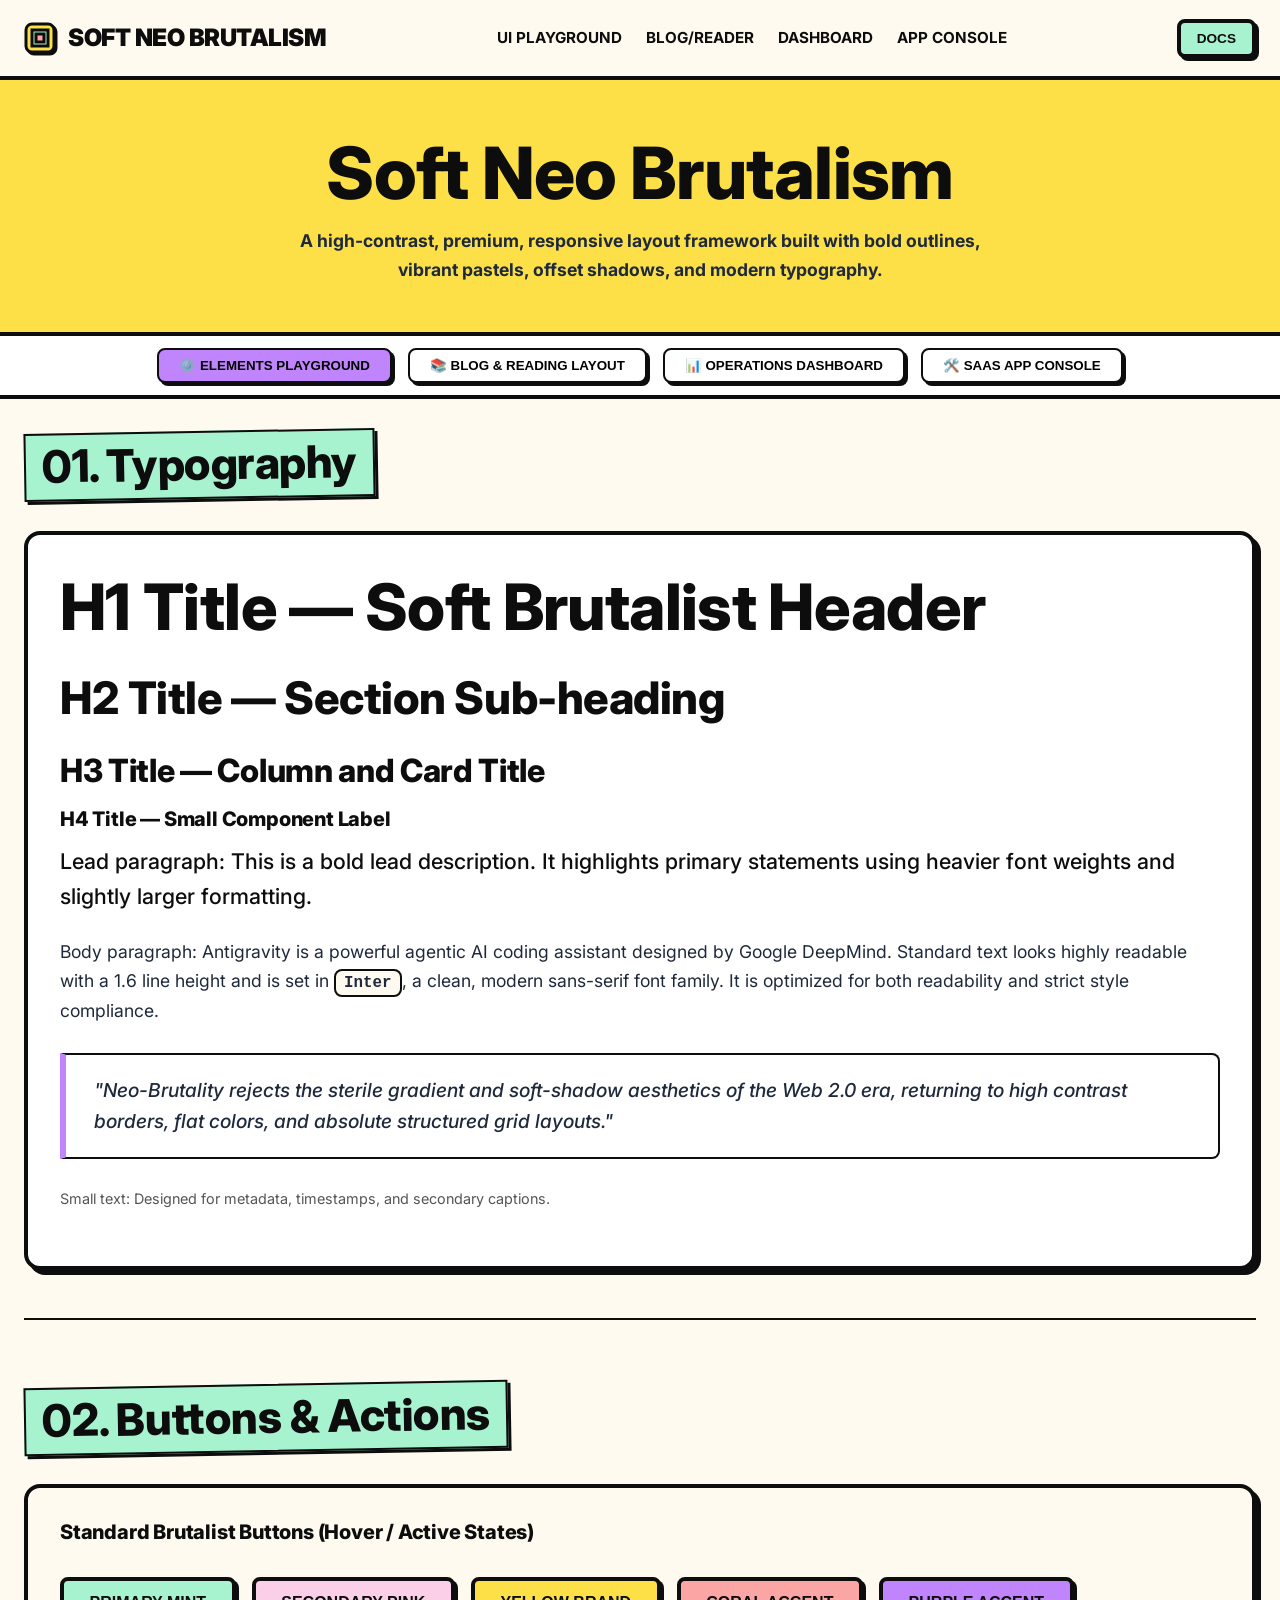
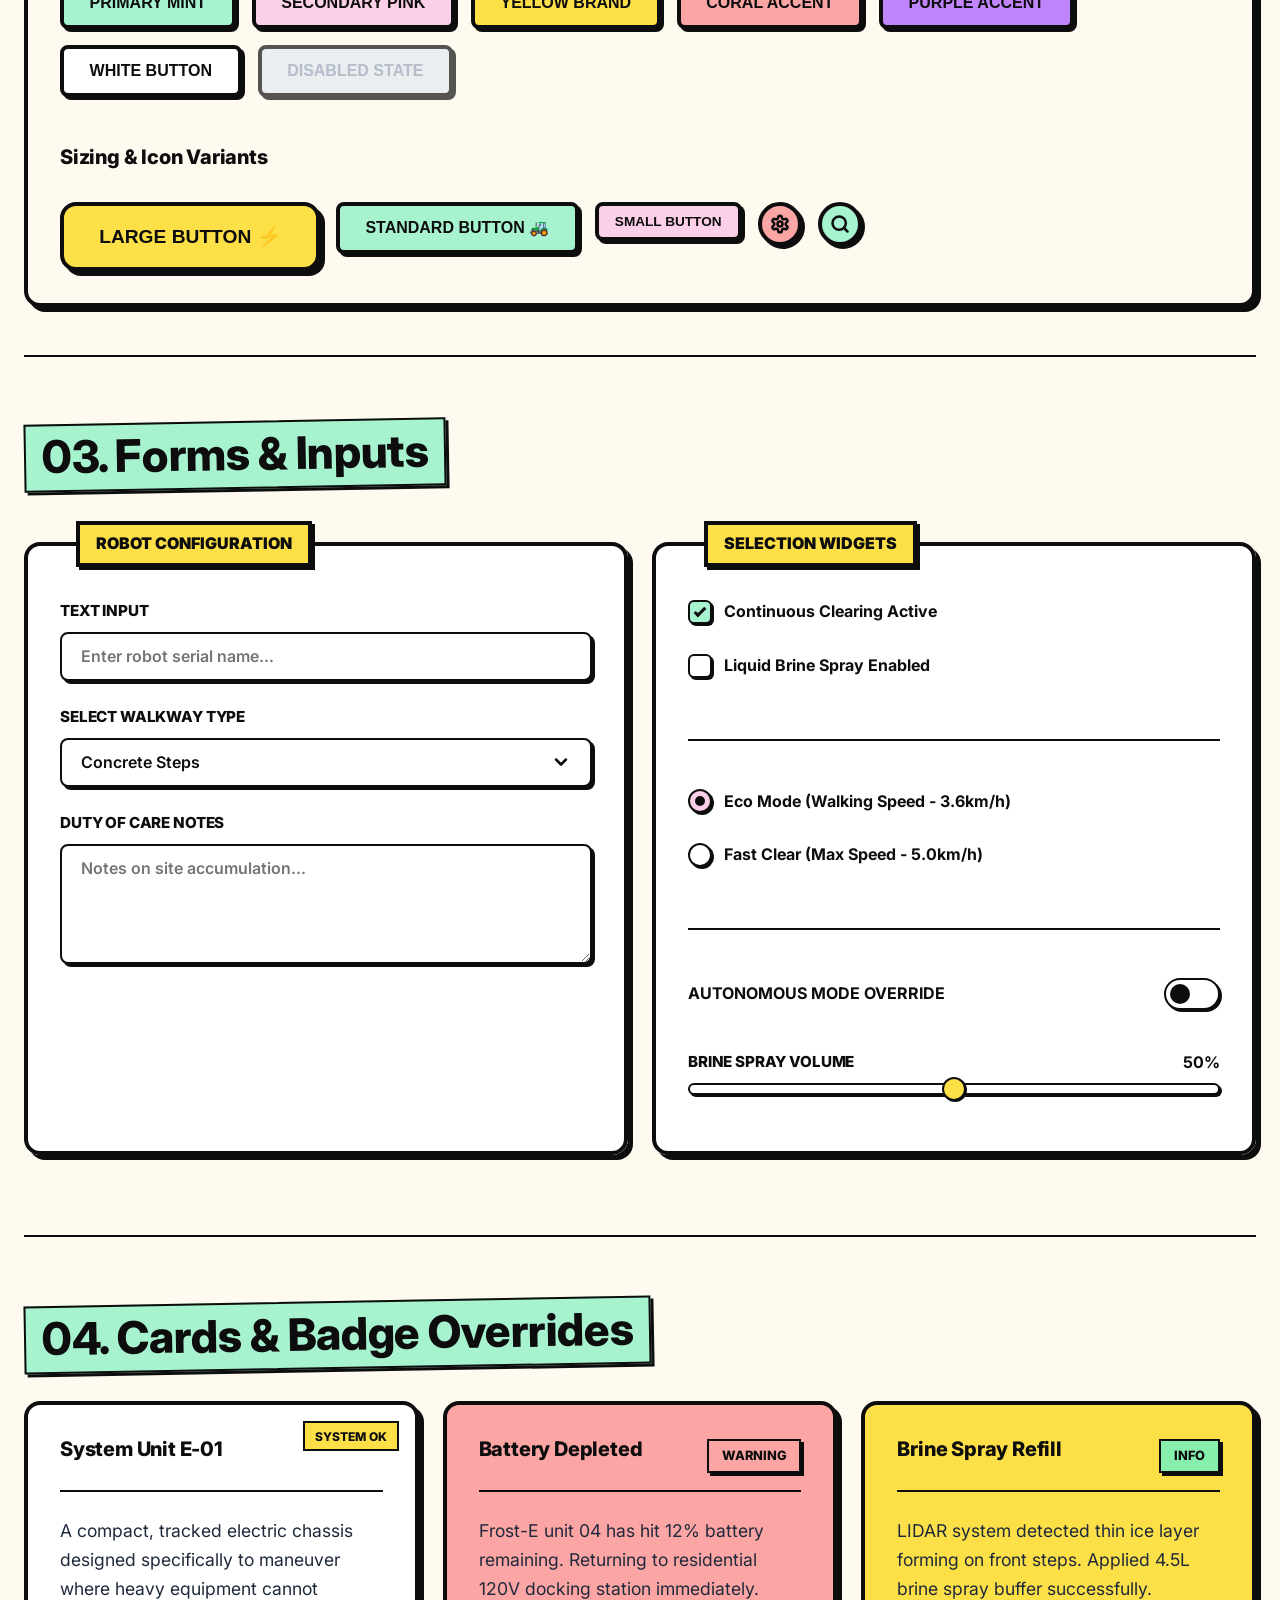
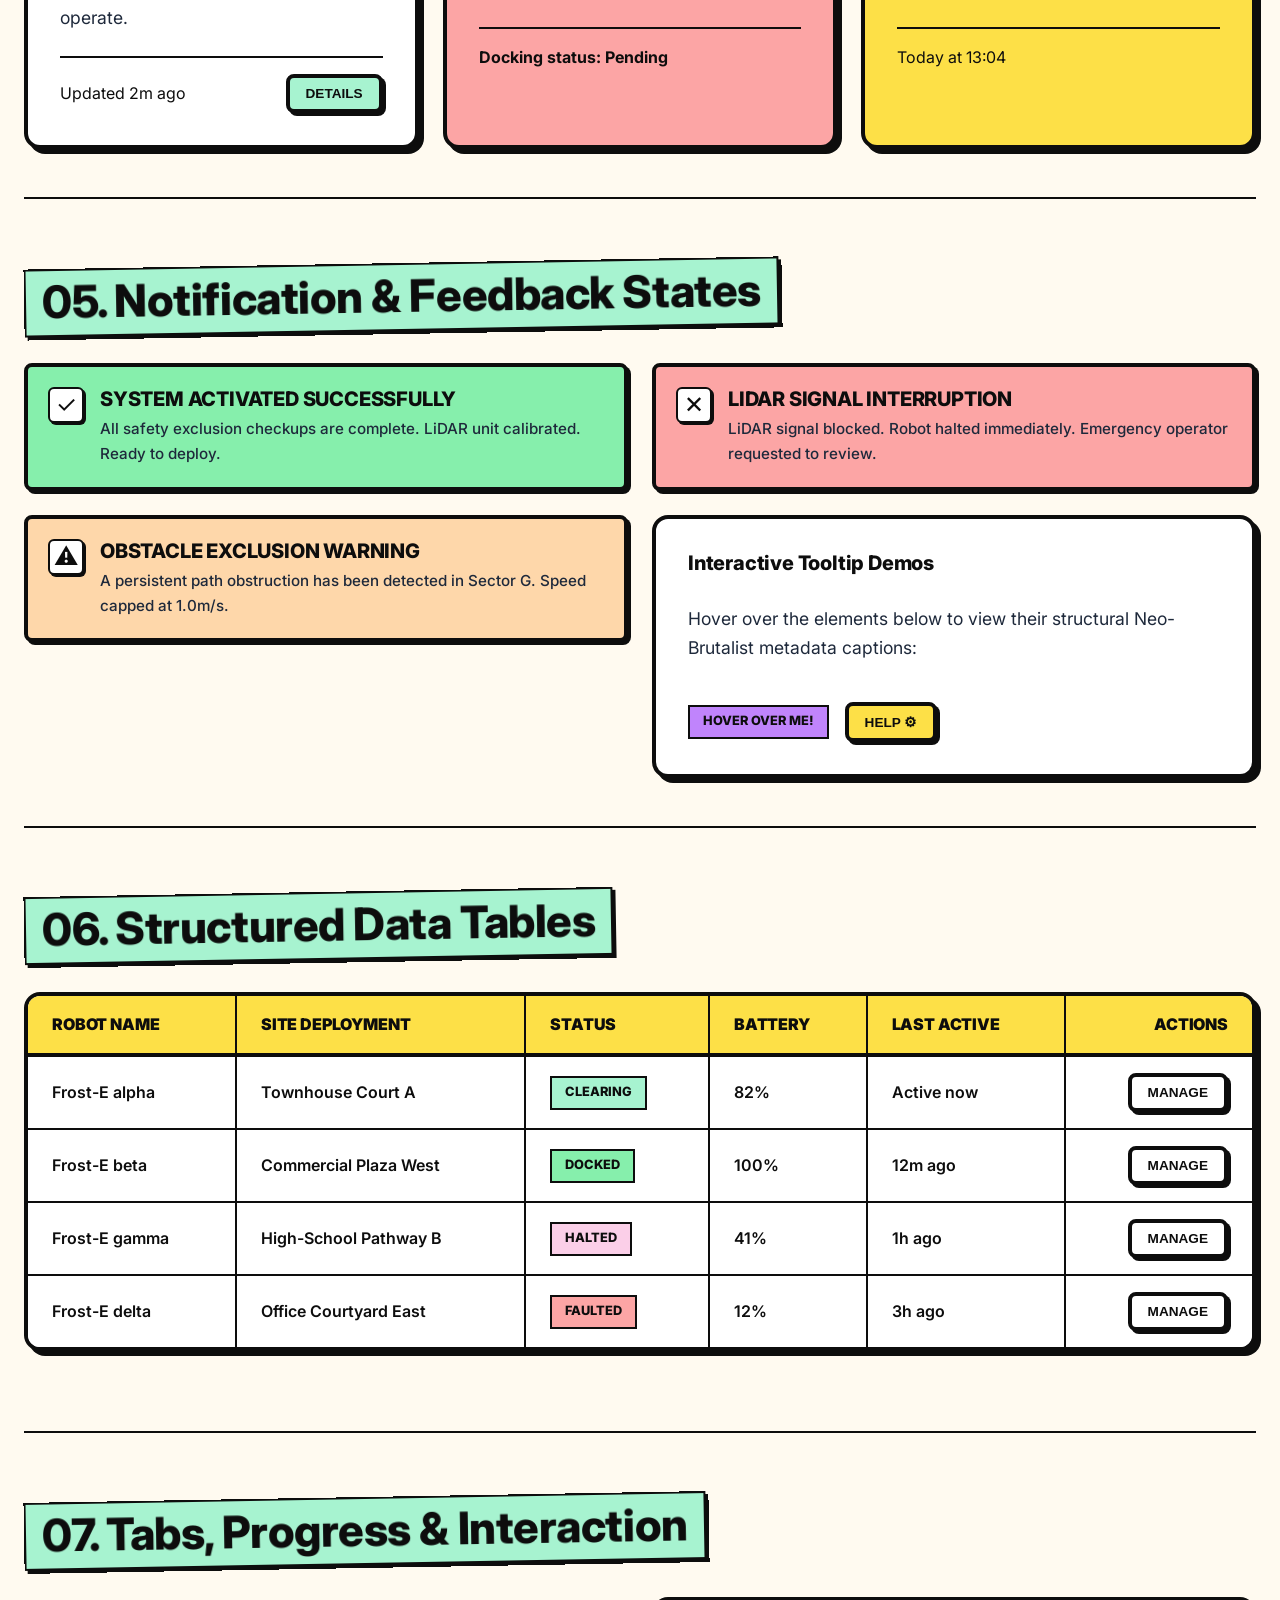
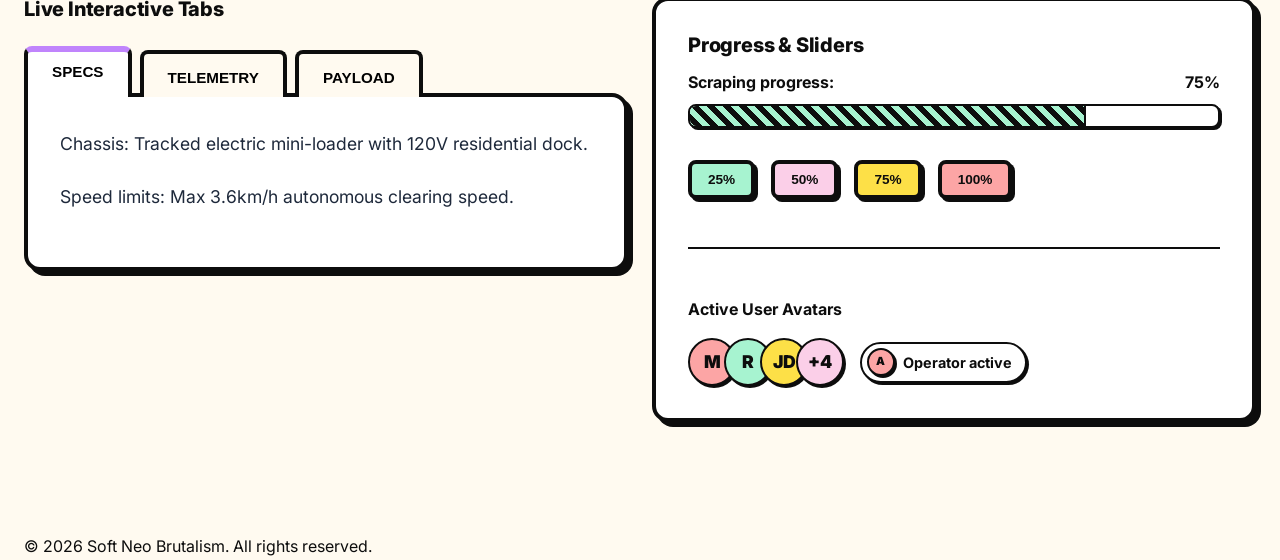
<file: design-system/index.html>
<!DOCTYPE html>
<html lang="en">

<head>
  <meta charset="UTF-8">
  <meta name="viewport" content="width=device-width, initial-scale=1.0">
  <title>Soft Neo Brutalism - Design System Showcase</title>
  <meta name="description"
    content="A complete Neo-Brutalist Design System inspired by the Frost-E Robotics styling. Features blogs, dashboards, SaaS apps, and a full playground.">
  <link rel="stylesheet" href="css/design-system.css">
  <style>
    /* Inline styles specifically for the showcase page wrapper and dashboard demo */
    .showcase-header {
      background-color: var(--business-color);
      padding: 3rem 1.5rem;
      border-bottom: var(--brutal-border);
      text-align: center;
      position: relative;
    }

    .showcase-header h1 {
      margin-bottom: 0.5rem;
      font-size: clamp(2.5rem, 6vw, 4.5rem);
    }

    .showcase-header p {
      max-width: 700px;
      margin: 0 auto;
      font-weight: var(--font-bold);
    }

    .theme-toggle-btn {
      position: absolute;
      top: 1.5rem;
      right: 1.5rem;
    }

    .section-nav {
      background: #ffffff;
      border-bottom: var(--brutal-border);
      position: sticky;
      top: 80px;
      z-index: 98;
      padding: 0.75rem 0;
    }

    .section-nav .container {
      display: flex;
      justify-content: center;
      gap: 1rem;
      flex-wrap: wrap;
    }

    .nav-tab-btn {
      background: #ffffff;
      border: var(--brutal-border-thin);
      border-radius: var(--brutal-radius-sm);
      padding: 0.5rem 1.25rem;
      font-weight: var(--font-black);
      text-transform: uppercase;
      cursor: pointer;
      box-shadow: 3px 3px 0px var(--border-color);
      transition: all var(--brutal-transition);
    }

    .nav-tab-btn:hover {
      transform: none;
      background-color: var(--bg-color);
    }

    .nav-tab-btn:active {
      transform: translate(3px, 3px);
      box-shadow: 0px 0px 0px var(--border-color);
    }

    .nav-tab-btn.active {
      background-color: var(--accent-color);
      box-shadow: 3px 3px 0px var(--border-color);
      transform: none;
    }

    .showcase-section {
      display: none;
      animation: brutalFadeIn 0.4s ease forwards;
    }

    .showcase-section.active {
      display: block;
    }

    /* Kanban Card Board */
    .kanban-board {
      display: grid;
      grid-template-columns: 1fr;
      gap: 1.5rem;
      margin-top: 1.5rem;
    }

    @media (min-width: 768px) {
      .kanban-board {
        grid-template-columns: repeat(3, 1fr);
      }
    }

    .kanban-column {
      background-color: #ffffff;
      border: var(--brutal-border);
      border-radius: var(--brutal-radius);
      padding: 1.5rem;
      box-shadow: var(--brutal-shadow-sm);
    }

    .kanban-header {
      font-size: 1.25rem;
      font-weight: var(--font-black);
      margin-bottom: 1.25rem;
      padding-bottom: 0.5rem;
      border-bottom: var(--brutal-border-thin);
      display: flex;
      justify-content: space-between;
      align-items: center;
    }

    .kanban-tasks {
      display: flex;
      flex-direction: column;
      gap: 1rem;
      min-height: 200px;
    }

    .kanban-card {
      background: var(--bg-color);
      border: var(--brutal-border-thin);
      border-radius: var(--brutal-radius-sm);
      padding: 1rem;
      box-shadow: 3px 3px 0px var(--border-color);
      transition: all var(--brutal-transition);
      cursor: grab;
    }

    .kanban-card:hover {
      transform: translate(-1px, -1px);
      box-shadow: 4px 4px 0px var(--border-color);
    }

    .doc-section {
      margin-bottom: 4rem;
      padding-bottom: 3rem;
      border-bottom: var(--brutal-border-thin);
    }

    .doc-section:last-child {
      border-bottom: none;
    }

    .doc-section-title {
      display: inline-block;
      background-color: var(--primary-color);
      border: var(--brutal-border-thin);
      padding: 0.25rem 1rem;
      margin-bottom: 2rem;
      transform: rotate(-1deg);
      box-shadow: 3px 3px 0px var(--border-color);
    }
  </style>
</head>

<body>

  <!-- Top Global Navbar -->
  <header class="brutal-navbar">
    <div class="container flex-row justify-between">
      <a href="#" class="navbar-brand">
        <svg width="32" height="32" viewBox="0 0 32 32" fill="none" xmlns="http://www.w3.org/2000/svg"
          style="filter: drop-shadow(2px 2px 0px var(--border-color));">
          <rect x="2" y="2" width="28" height="28" rx="6" fill="#fde047" stroke="#0d0d0d" stroke-width="3" />
          <path d="M8 8H24V24H8V8Z" fill="#a7f3d0" stroke="#0d0d0d" stroke-width="3" />
          <path d="M12 12H20V20H12V12Z" fill="#fca5a5" stroke="#0d0d0d" stroke-width="3" />
        </svg>
        <span>Soft Neo Brutalism</span>
      </a>
      <nav class="navbar-nav">
        <a href="#playground" class="tab-trigger active" data-target="playground">UI Playground</a>
        <a href="#blog" class="tab-trigger" data-target="blog">Blog/Reader</a>
        <a href="#dashboard" class="tab-trigger" data-target="dashboard">Dashboard</a>
        <a href="#app" class="tab-trigger" data-target="app">App Console</a>
      </nav>
      <div class="flex-row">
        <button class="brutal-btn brutal-btn-sm btn-primary modal-trigger-btn">Docs</button>
      </div>
    </div>
  </header>

  <!-- Showcase Header Banner -->
  <section class="showcase-header">
    <div class="container">
      <h1>Soft Neo Brutalism</h1>
      <p>A high-contrast, premium, responsive layout framework built with bold outlines, vibrant pastels, offset
        shadows, and modern typography.</p>
    </div>
  </section>

  <!-- Navigation for showcasing different contexts -->
  <div class="section-nav">
    <div class="container">
      <button class="nav-tab-btn active tab-trigger" data-target="playground">⚙️ Elements Playground</button>
      <button class="nav-tab-btn tab-trigger" data-target="blog">📚 Blog & Reading Layout</button>
      <button class="nav-tab-btn tab-trigger" data-target="dashboard">📊 Operations Dashboard</button>
      <button class="nav-tab-btn tab-trigger" data-target="app">🛠️ SaaS App Console</button>
    </div>
  </div>

  <main class="container mt-4 mb-5">

    <!-- ==========================================
         VIEW 1: PLAYGROUND SECTION
         ========================================== -->
    <section id="playground" class="showcase-section active">

      <!-- Typography Section -->
      <div class="doc-section">
        <h2 class="doc-section-title">01. Typography</h2>
        <div class="brutal-card">
          <h1>H1 Title — Soft Brutalist Header</h1>
          <h2>H2 Title — Section Sub-heading</h2>
          <h3>H3 Title — Column and Card Title</h3>
          <h4>H4 Title — Small Component Label</h4>

          <brutal-divider-thick class="brutal-divider"></brutal-divider-thick>

          <p class="lead">Lead paragraph: This is a bold lead description. It highlights primary statements using
            heavier font weights and slightly larger formatting.</p>
          <p>Body paragraph: Antigravity is a powerful agentic AI coding assistant designed by Google DeepMind. Standard
            text looks highly readable with a 1.6 line height and is set in <code>Inter</code>, a clean, modern
            sans-serif font family. It is optimized for both readability and strict style compliance.</p>

          <blockquote>
            "Neo-Brutality rejects the sterile gradient and soft-shadow aesthetics of the Web 2.0 era, returning to high
            contrast borders, flat colors, and absolute structured grid layouts."
          </blockquote>

          <p class="small-text">Small text: Designed for metadata, timestamps, and secondary captions.</p>
        </div>
      </div>

      <!-- Buttons Section -->
      <div class="doc-section">
        <h2 class="doc-section-title">02. Buttons & Actions</h2>
        <div class="brutal-card bg-cream">
          <div class="flex-col">
            <h4 class="mb-2">Standard Brutalist Buttons (Hover / Active States)</h4>
            <div class="flex-row flex-wrap">
              <button class="brutal-btn btn-primary">Primary Mint</button>
              <button class="brutal-btn btn-secondary">Secondary Pink</button>
              <button class="brutal-btn btn-yellow">Yellow Brand</button>
              <button class="brutal-btn btn-coral">Coral Accent</button>
              <button class="brutal-btn btn-purple">Purple Accent</button>
              <button class="brutal-btn btn-white">White Button</button>
              <button class="brutal-btn" disabled>Disabled State</button>
            </div>

            <h4 class="mt-4 mb-2">Sizing & Icon Variants</h4>
            <div class="flex-row flex-wrap align-start">
              <button class="brutal-btn brutal-btn-lg btn-yellow">Large Button ⚡</button>
              <button class="brutal-btn btn-primary">Standard Button 🚜</button>
              <button class="brutal-btn brutal-btn-sm btn-secondary">Small Button</button>

              <button class="brutal-btn btn-icon btn-coral" aria-label="Settings">
                <svg width="20" height="20" viewBox="0 0 24 24" fill="none" stroke="currentColor" stroke-width="3"
                  stroke-linecap="round" stroke-linejoin="round">
                  <path
                    d="M12.22 2h-.44a2 2 0 0 0-2 2v.18a2 2 0 0 1-1 1.73l-.43.25a2 2 0 0 1-2 0l-.15-.08a2 2 0 0 0-2.73.73l-.22.38a2 2 0 0 0 .73 2.73l.15.1a2 2 0 0 1 1 1.72v.51a2 2 0 0 1-1 1.74l-.15.09a2 2 0 0 0-.73 2.73l.22.38a2 2 0 0 0 2.73.73l.15-.08a2 2 0 0 1 2 0l.43.25a2 2 0 0 1 1 1.73V20a2 2 0 0 0 2 2h.44a2 2 0 0 0 2-2v-.18a2 2 0 0 1 1-1.73l.43-.25a2 2 0 0 1 2 0l.15.08a2 2 0 0 0 2.73-.73l.22-.39a2 2 0 0 0-.73-2.73l-.15-.08a2 2 0 0 1-1-1.74v-.5a2 2 0 0 1 1-1.74l.15-.1a2 2 0 0 0 .73-2.73l-.22-.38a2 2 0 0 0-2.73-.73l-.15.08a2 2 0 0 1-2 0l-.43-.25a2 2 0 0 1-1-1.73V4a2 2 0 0 0-2-2z" />
                  <circle cx="12" cy="12" r="3" />
                </svg>
              </button>
              <button class="brutal-btn btn-icon btn-primary" aria-label="Search">
                <svg width="20" height="20" viewBox="0 0 24 24" fill="none" stroke="currentColor" stroke-width="3"
                  stroke-linecap="round" stroke-linejoin="round">
                  <circle cx="11" cy="11" r="8" />
                  <path d="m21 21-4.3-4.3" />
                </svg>
              </button>
            </div>
          </div>
        </div>
      </div>

      <!-- Form Controls Section -->
      <div class="doc-section">
        <h2 class="doc-section-title">03. Forms & Inputs</h2>
        <div class="grid grid-2">
          <fieldset>
            <legend>Robot Configuration</legend>
            <div class="form-group">
              <label class="form-label" for="ex-text">Text Input</label>
              <input type="text" id="ex-text" class="form-control" placeholder="Enter robot serial name...">
            </div>

            <div class="form-group">
              <label class="form-label" for="ex-select">Select Walkway Type</label>
              <select id="ex-select" class="form-control">
                <option value="step">Concrete Steps</option>
                <option value="walk">Standard Sidewalk</option>
                <option value="plaza">Large Plaza / Courtyard</option>
                <option value="deck">Wooden Patio/Deck</option>
              </select>
            </div>

            <div class="form-group">
              <label class="form-label" for="ex-textarea">Duty of Care Notes</label>
              <textarea id="ex-textarea" class="form-control" placeholder="Notes on site accumulation..."></textarea>
            </div>
          </fieldset>

          <fieldset>
            <legend>Selection Widgets</legend>
            <div class="flex-col">
              <!-- Custom Checkboxes -->
              <label class="checkbox-group">
                <input type="checkbox" checked>
                <span class="checkmark"></span>
                <span class="text-bold">Continuous Clearing Active</span>
              </label>
              <label class="checkbox-group">
                <input type="checkbox">
                <span class="checkmark"></span>
                <span class="text-bold">Liquid Brine Spray Enabled</span>
              </label>

              <hr class="brutal-divider">

              <!-- Custom Radios -->
              <label class="radio-group">
                <input type="radio" name="speed-opt" checked>
                <span class="radiomark"></span>
                <span class="text-bold">Eco Mode (Walking Speed - 3.6km/h)</span>
              </label>
              <label class="radio-group">
                <input type="radio" name="speed-opt">
                <span class="radiomark"></span>
                <span class="text-bold">Fast Clear (Max Speed - 5.0km/h)</span>
              </label>

              <hr class="brutal-divider">

              <!-- Switch & Slider -->
              <div class="flex-row justify-between w-full">
                <span class="text-bold">AUTONOMOUS MODE OVERRIDE</span>
                <label class="switch">
                  <input type="checkbox" id="auth-override">
                  <span class="slider"></span>
                </label>
              </div>

              <div class="form-group mt-3">
                <div class="flex-row justify-between">
                  <label class="form-label">Brine Spray Volume</label>
                  <span class="text-bold" id="range-val">50%</span>
                </div>
                <input type="range" class="brutal-range" id="brine-range" min="0" max="100" value="50">
              </div>
            </div>
          </fieldset>
        </div>
      </div>

      <!-- Cards & Badges Section -->
      <div class="doc-section">
        <h2 class="doc-section-title">04. Cards & Badge Overrides</h2>
        <div class="grid grid-3">
          <!-- Brutal card 1 -->
          <div class="brutal-card brutal-card-hover">
            <span class="card-badge">System OK</span>
            <div class="card-header">
              <h4>System Unit E-01</h4>
            </div>
            <p>A compact, tracked electric chassis designed specifically to maneuver where heavy equipment cannot
              operate.</p>
            <div class="card-footer">
              <span class="small-text">Updated 2m ago</span>
              <button class="brutal-btn brutal-btn-sm btn-primary">Details</button>
            </div>
          </div>

          <!-- Brutal card 2 -->
          <div class="brutal-card brutal-card-hover card-secondary">
            <div class="card-header">
              <h4>Battery Depleted</h4>
              <span class="brutal-badge badge-error shadow-sm">Warning</span>
            </div>
            <p>Frost-E unit 04 has hit 12% battery remaining. Returning to residential 120V docking station immediately.
            </p>
            <div class="card-footer">
              <span class="text-bold">Docking status: Pending</span>
            </div>
          </div>

          <!-- Brutal card 3 -->
          <div class="brutal-card brutal-card-hover card-yellow">
            <div class="card-header">
              <h4>Brine Spray Refill</h4>
              <span class="brutal-badge badge-success shadow-sm">Info</span>
            </div>
            <p>LIDAR system detected thin ice layer forming on front steps. Applied 4.5L brine spray buffer
              successfully.</p>
            <div class="card-footer">
              <span class="small-text">Today at 13:04</span>
            </div>
          </div>
        </div>
      </div>

      <!-- Alerts & Tooltips -->
      <div class="doc-section">
        <h2 class="doc-section-title">05. Notification & Feedback States</h2>
        <div class="grid grid-2">
          <div>
            <div class="brutal-alert alert-success">
              <div class="alert-icon">✓</div>
              <div class="alert-content">
                <h4>System Activated Successfully</h4>
                <p>All safety exclusion checkups are complete. LiDAR unit calibrated. Ready to deploy.</p>
              </div>
            </div>
            <div class="brutal-alert alert-warning">
              <div class="alert-icon">⚠</div>
              <div class="alert-content">
                <h4>Obstacle Exclusion Warning</h4>
                <p>A persistent path obstruction has been detected in Sector G. Speed capped at 1.0m/s.</p>
              </div>
            </div>
          </div>
          <div>
            <div class="brutal-alert alert-error">
              <div class="alert-icon">✕</div>
              <div class="alert-content">
                <h4>LiDAR Signal Interruption</h4>
                <p>LiDAR signal blocked. Robot halted immediately. Emergency operator requested to review.</p>
              </div>
            </div>

            <div class="brutal-card flex-col align-start">
              <h4>Interactive Tooltip Demos</h4>
              <p>Hover over the elements below to view their structural Neo-Brutalist metadata captions:</p>
              <div class="flex-row">
                <div class="brutal-tooltip-container">
                  <span class="brutal-badge badge-purple">Hover over me!</span>
                  <span class="brutal-tooltip">This is a Neo-Brutalist Tooltip!</span>
                </div>
                <div class="brutal-tooltip-container">
                  <button class="brutal-btn brutal-btn-sm btn-yellow">Help ⚙</button>
                  <span class="brutal-tooltip">Clicking will reveal the help center logs.</span>
                </div>
              </div>
            </div>
          </div>
        </div>
      </div>

      <!-- Data Table -->
      <div class="doc-section">
        <h2 class="doc-section-title">06. Structured Data Tables</h2>
        <div class="table-wrapper">
          <table class="brutal-table">
            <thead>
              <tr>
                <th>Robot Name</th>
                <th>Site Deployment</th>
                <th>Status</th>
                <th>Battery</th>
                <th>Last Active</th>
                <th class="text-right">Actions</th>
              </tr>
            </thead>
            <tbody>
              <tr>
                <td>Frost-E alpha</td>
                <td>Townhouse Court A</td>
                <td><span class="brutal-badge badge-primary">Clearing</span></td>
                <td>82%</td>
                <td>Active now</td>
                <td class="text-right"><button class="brutal-btn brutal-btn-sm btn-white">Manage</button></td>
              </tr>
              <tr>
                <td>Frost-E beta</td>
                <td>Commercial Plaza West</td>
                <td><span class="brutal-badge badge-success">Docked</span></td>
                <td>100%</td>
                <td>12m ago</td>
                <td class="text-right"><button class="brutal-btn brutal-btn-sm btn-white">Manage</button></td>
              </tr>
              <tr>
                <td>Frost-E gamma</td>
                <td>High-School Pathway B</td>
                <td><span class="brutal-badge badge-pink">Halted</span></td>
                <td>41%</td>
                <td>1h ago</td>
                <td class="text-right"><button class="brutal-btn brutal-btn-sm btn-white">Manage</button></td>
              </tr>
              <tr>
                <td>Frost-E delta</td>
                <td>Office Courtyard East</td>
                <td><span class="brutal-badge badge-error">Faulted</span></td>
                <td>12%</td>
                <td>3h ago</td>
                <td class="text-right"><button class="brutal-btn brutal-btn-sm btn-white">Manage</button></td>
              </tr>
            </tbody>
          </table>
        </div>
      </div>

      <!-- Tabs & Progress Bars -->
      <div class="doc-section">
        <h2 class="doc-section-title">07. Tabs, Progress & Interaction</h2>
        <div class="grid grid-2">
          <div>
            <h4>Live Interactive Tabs</h4>
            <div class="brutal-tabs mt-3">
              <button class="tab-link active" onclick="openShowcaseTab(event, 'tab-a')">Specs</button>
              <button class="tab-link" onclick="openShowcaseTab(event, 'tab-b')">Telemetry</button>
              <button class="tab-link" onclick="openShowcaseTab(event, 'tab-c')">Payload</button>
            </div>
            <div class="tab-panel-card">
              <div id="tab-a" class="tab-content active">
                <p>Chassis: Tracked electric mini-loader with 120V residential dock.</p>
                <p>Speed limits: Max 3.6km/h autonomous clearing speed.</p>
              </div>
              <div id="tab-b" class="tab-content">
                <p>LiDAR: 360-degree, 16-channel, active safety scan rate 10Hz.</p>
                <p>IMU: Dual-axis gyro with active roll-over stabilization system.</p>
              </div>
              <div id="tab-c" class="tab-content">
                <p>Fluid tank: 15L capacity liquid brine spray buffer system.</p>
                <p>Clearing plow: 48-inch steel-edge structural spring scraper blade.</p>
              </div>
            </div>
          </div>

          <div class="brutal-card">
            <h4>Progress & Sliders</h4>
            <div class="flex-col">
              <div>
                <div class="flex-row justify-between mb-1">
                  <span class="text-bold">Scraping progress:</span>
                  <span class="text-bold" id="progress-percent">75%</span>
                </div>
                <div class="progress-container">
                  <div class="progress-bar progress-bar-striped" id="demo-progress-bar" style="width: 75%;"></div>
                </div>
              </div>

              <div class="flex-row mt-2">
                <button class="brutal-btn brutal-btn-sm btn-primary" onclick="updateProgressBar(25)">25%</button>
                <button class="brutal-btn brutal-btn-sm btn-secondary" onclick="updateProgressBar(50)">50%</button>
                <button class="brutal-btn brutal-btn-sm btn-yellow" onclick="updateProgressBar(75)">75%</button>
                <button class="brutal-btn brutal-btn-sm btn-coral" onclick="updateProgressBar(100)">100%</button>
              </div>

              <hr class="brutal-divider">

              <div>
                <span class="text-bold">Active User Avatars</span>
                <div class="flex-row mt-2">
                  <div class="avatar-group">
                    <div class="avatar">M</div>
                    <div class="avatar">R</div>
                    <div class="avatar">JD</div>
                    <div class="avatar">+4</div>
                  </div>
                  <div class="avatar-chip">
                    <div class="avatar" style="width:28px; height:28px; font-size: 0.7rem; border-radius: 50%;">A</div>
                    <span>Operator active</span>
                  </div>
                </div>
              </div>
            </div>
          </div>
        </div>
      </div>
    </section>

    <!-- ==========================================
         VIEW 2: BLOG / READING LAYOUT
         ========================================== -->
    <section id="blog" class="showcase-section">
      <div class="blog-layout brutal-card">
        <div class="blog-meta">
          <span class="brutal-badge badge-primary">Industry News</span>
          <span class="text-bold">Published: June 29, 2026</span>
          <span class="text-muted">• 5 min read</span>
        </div>

        <h1 class="mb-4">How Autonomous Detail Work is Saving Snow Contractors Up to 40% on Route Times</h1>

        <!-- Mock image layout with custom border style -->
        <div class="chart-placeholder mb-4" style="height: 380px; background-color: var(--primary-color);">
          <div class="flex-col text-center">
            <span style="font-size: 4rem;">🚜</span>
            <span class="text-bold" style="font-size: 1.5rem; text-transform: uppercase;">Image Mockup: Frost-E Clears
              Townhouse Step Paths</span>
          </div>
        </div>

        <div class="blog-post-content">
          <p class="lead">Every winter, commercial snow removal fleets face the exact same bottleneck: detail work.
            While large 8-ton plow trucks clear parking lots in minutes, sidewalks, townhouse steps, and building
            entrances force shovelers to do manual, high-liability labor.</p>

          <p>This is where autonomous resident loaders are changing the math. By parking a dedicated detail robot on
            site inside a weatherproof charging dock, snow contractors are clearing walkways continuously before their
            main crew even arrives. The result is a dramatically reduced site visit time and a cleaner path for building
            occupants.</p>

          <blockquote>
            "We used to send a truck with three shovelers for four hours to clear the courtyard. Now, we send one driver
            to clear the main lot. The paths are already cleared. We're in and out in 10 minutes."
          </blockquote>

          <h3 class="mt-4 mb-2">Eliminating Call-Outs & Slip-and-Fall Claims</h3>
          <p>Detail work isn't just slow—it is the primary driver of slip-and-fall litigation. Municipal by-laws require
            public walkways to be cleared within a few hours of snowfall, creating huge pressure on dispatch hubs.
            Resident robots monitor site conditions in real-time, clearing paths as snow falls rather than hours later.
          </p>

          <ul class="safety-list mb-4">
            <li><strong>Continuous Site Auditing:</strong> The built-in LiDAR maps generate timestamps and visual proof
              of clearing passes.</li>
            <li><strong>Liquid Brine Advantage:</strong> Applying liquid salt preventatively prevents ice-bonding,
              making subsequent plow passes twice as fast.</li>
            <li><strong>Reduced Payroll Pressure:</strong> Staffing shortages vanish when your truck crews no longer
              need custom shoveler details.</li>
          </ul>

          <p>By shifting to an asset-heavy, resident robot approach, site managers guarantee clear paths all day long
            while insurance agencies provide premium discounts due to immutable duty of care proof.</p>
        </div>

        <div class="blog-author-card">
          <div class="avatar" style="width: 80px; height: 80px; font-size: 2rem;">MA</div>
          <div>
            <h4 class="m-0">Martin Albright</h4>
            <p class="small-text m-0">Head of Robotics R&D, Frost-E Solutions</p>
            <p class="mt-2 m-0" style="font-size: 0.95rem;">Martin oversees autonomous chassis integration and ROS 2
              localization mapping filters for cold-weather deployments.</p>
          </div>
        </div>
      </div>
    </section>

    <!-- ==========================================
         VIEW 3: OPERATIONS DASHBOARD
         ========================================== -->
    <section id="dashboard" class="showcase-section">
      <div class="flex-col">

        <!-- Dashboard Toolbar -->
        <div class="brutal-card p-3 flex-row justify-between flex-wrap">
          <div class="flex-row">
            <span style="font-size: 1.5rem;">📊</span>
            <h3 class="m-0">Operations Control Board</h3>
          </div>
          <div class="flex-row flex-wrap">
            <button class="brutal-btn brutal-btn-sm btn-primary" onclick="randomizeDashboardChart()">⚡ Refresh
              Data</button>
            <button class="brutal-btn brutal-btn-sm btn-yellow">Export CSV</button>
            <select class="form-control"
              style="width: 180px; box-shadow: 2px 2px 0px var(--border-color); padding: 0.4rem 1rem;">
              <option>All Plazas</option>
              <option>East Region</option>
              <option>West Region</option>
            </select>
          </div>
        </div>

        <!-- Metrics Grid -->
        <div class="grid grid-4">
          <div class="brutal-card metric-card card-primary">
            <span class="text-bold">Active Robots</span>
            <div class="metric-value">12 / 14</div>
            <div class="metric-trend up">✓ 86% Utility</div>
          </div>
          <div class="brutal-card metric-card card-secondary">
            <span class="text-bold">Total Paths Cleared</span>
            <div class="metric-value">148</div>
            <div class="metric-trend up">↑ +24% Today</div>
          </div>
          <div class="brutal-card metric-card card-yellow">
            <span class="text-bold">Active Warnings</span>
            <div class="metric-value">2</div>
            <div class="metric-trend down">⚠ Minor Drift</div>
          </div>
          <div class="brutal-card metric-card card-pink">
            <span class="text-bold">Brine Fluid Level</span>
            <div class="metric-value">84%</div>
            <div class="metric-trend up">✓ Sufficient</div>
          </div>
        </div>

        <!-- Chart & Main Grid -->
        <div class="grid grid-3">
          <!-- Main Chart Card -->
          <div class="brutal-card" style="grid-column: span 2;">
            <div class="card-header">
              <h4>Hourly Snow Accumulation vs Clearing Cycles</h4>
              <span class="brutal-badge badge-purple">Real-Time (cm)</span>
            </div>

            <!-- Live mock bar chart -->
            <div class="chart-placeholder">
              <div class="chart-bar-container" id="dashboard-chart">
                <div class="chart-bar" style="height: 30%;" title="8:00 AM"></div>
                <div class="chart-bar" style="height: 45%;" title="10:00 AM"></div>
                <div class="chart-bar" style="height: 85%;" title="12:00 PM"></div>
                <div class="chart-bar" style="height: 60%;" title="2:00 PM"></div>
                <div class="chart-bar" style="height: 40%;" title="4:00 PM"></div>
                <div class="chart-bar" style="height: 95%;" title="6:00 PM"></div>
                <div class="chart-bar" style="height: 70%;" title="8:00 PM"></div>
              </div>
            </div>

            <div class="flex-row justify-between mt-3">
              <span class="small-text">Accumulation peaking at 18:00 (9.5 cm)</span>
              <span class="small-text">Auto-refresh: 30s</span>
            </div>
          </div>

          <!-- Activity Side Card -->
          <div class="brutal-card">
            <h4>Live Feed</h4>
            <hr class="brutal-divider">
            <div class="activity-list">
              <div class="activity-item">
                <div class="activity-dot bg-mint"></div>
                <div>
                  <span class="text-bold">Unit Alpha:</span>
                  <p class="m-0 small-text">Completed clearing path court 2</p>
                </div>
              </div>
              <div class="activity-item">
                <div class="activity-dot bg-yellow"></div>
                <div>
                  <span class="text-bold">Unit Delta:</span>
                  <p class="m-0 small-text">LiDAR target warning cleared</p>
                </div>
              </div>
              <div class="activity-item">
                <div class="activity-dot bg-coral"></div>
                <div>
                  <span class="text-bold">Unit Gamma:</span>
                  <p class="m-0 small-text">Low Battery returns to base</p>
                </div>
              </div>
            </div>
          </div>
        </div>

        <!-- Recent Events Table -->
        <div class="brutal-card">
          <h4>Recent Duty-of-Care Log Entries</h4>
          <hr class="brutal-divider">
          <div class="table-wrapper m-0">
            <table class="brutal-table">
              <thead>
                <tr>
                  <th>Timestamp</th>
                  <th>Location</th>
                  <th>Robot ID</th>
                  <th>Clearing Event Details</th>
                  <th>Proof Status</th>
                </tr>
              </thead>
              <tbody>
                <tr>
                  <td>13:21:40</td>
                  <td>Residential Plaza B</td>
                  <td>#E-0129</td>
                  <td>Brine spray pre-treatment applied on concrete walkways</td>
                  <td><span class="brutal-badge badge-success">Saved to Ledger</span></td>
                </tr>
                <tr>
                  <td>13:04:12</td>
                  <td>Court A Steps</td>
                  <td>#E-0124</td>
                  <td>Cleared 3.2cm powdery snow. 3 cycles complete.</td>
                  <td><span class="brutal-badge badge-success">Saved to Ledger</span></td>
                </tr>
                <tr>
                  <td>12:45:00</td>
                  <td>High school lane</td>
                  <td>#E-0089</td>
                  <td>Halted: Exceeded proximity buffer (person detected)</td>
                  <td><span class="brutal-badge badge-pink">Flagged review</span></td>
                </tr>
              </tbody>
            </table>
          </div>
        </div>

      </div>
    </section>

    <!-- ==========================================
         VIEW 4: APP CONSOLE / SAAS INTERFACE
         ========================================== -->
    <section id="app" class="showcase-section">
      <div class="brutal-card app-layout p-0">

        <!-- Sidebar Navigation inside App container -->
        <aside class="app-sidebar">
          <div class="sidebar-menu">
            <h4 class="mb-3 text-muted" style="font-size: 0.75rem;">Main Panel</h4>
            <a href="#" class="sidebar-link active app-subtab-trigger" data-target="app-settings">
              <span>⚙</span> Settings
            </a>
            <a href="#" class="sidebar-link app-subtab-trigger" data-target="app-tasks">
              <span>✓</span> Tasks Board
            </a>
            <a href="#" class="sidebar-link app-subtab-trigger" data-target="app-users">
              <span>👥</span> User Roles
            </a>
          </div>

          <div class="brutal-card p-3 text-center card-yellow" style="box-shadow: 2px 2px 0px var(--border-color);">
            <h4 style="font-size: 0.9rem;">Fleet Active</h4>
            <p class="m-0 small-text">Version 4.2.1</p>
          </div>
        </aside>

        <!-- Dynamic subcontents of app panel -->
        <div class="app-content">

          <!-- Subtab 1: settings -->
          <div id="app-settings" class="app-subcontent active">
            <h3>Fleet Safety Configuration</h3>
            <p>Modify local emergency cutoff parameters and operational thresholds below.</p>
            <hr class="brutal-divider">

            <div class="grid grid-2">
              <div class="form-group">
                <label class="form-label">Active Proximity Exclusion Radius</label>
                <select class="form-control">
                  <option>3 Meters (Recommended)</option>
                  <option>5 Meters (High Traffic)</option>
                  <option>1.5 Meters (Restricted Zone)</option>
                </select>
              </div>
              <div class="form-group">
                <label class="form-label">Auto-Stop Reaction Latency</label>
                <select class="form-control">
                  <option>100ms (Real-Time Safety)</option>
                  <option>250ms (Balanced)</option>
                  <option>500ms (Low Bandwidth)</option>
                </select>
              </div>
            </div>

            <div class="form-group mt-3">
              <label class="checkbox-group">
                <input type="checkbox" checked>
                <span class="checkmark"></span>
                <span class="text-bold">Enable cellular back-haul remote camera streaming</span>
              </label>
              <label class="checkbox-group">
                <input type="checkbox" checked>
                <span class="checkmark"></span>
                <span class="text-bold">Auto-deploy brine spray when temperature hits &lt; 0°C</span>
              </label>
            </div>

            <hr class="brutal-divider">

            <div class="flex-row">
              <button class="brutal-btn btn-primary" onclick="alert('Settings saved successfully!')">Save Fleet
                Settings</button>
              <button class="brutal-btn btn-white">Reset Default</button>
            </div>
          </div>

          <!-- Subtab 2: Task board -->
          <div id="app-tasks" class="app-subcontent" style="display: none;">
            <div class="flex-row justify-between flex-wrap">
              <h3>Task Dispatch Board</h3>
              <button class="brutal-btn brutal-btn-sm btn-secondary modal-trigger-btn">+ Dispatch Task</button>
            </div>
            <p>Drag, drop, and coordinate robotic snow tasks across regional sectors.</p>
            <hr class="brutal-divider">

            <!-- Kanban Columns -->
            <div class="kanban-board">
              <div class="kanban-column">
                <div class="kanban-header">
                  <span>Queued</span>
                  <span class="brutal-badge badge-blue shadow-sm">3</span>
                </div>
                <div class="kanban-tasks">
                  <div class="kanban-card">
                    <span class="brutal-badge badge-yellow"
                      style="font-size:0.65rem; padding: 0.1rem 0.4rem; box-shadow: 1px 1px var(--border-color);">Plaza
                      A</span>
                    <h5 class="mt-2">Clear Main Walkway</h5>
                    <p class="m-0 small-text mt-1">Pre-brine application required</p>
                  </div>
                  <div class="kanban-card">
                    <span class="brutal-badge badge-purple"
                      style="font-size:0.65rem; padding: 0.1rem 0.4rem; box-shadow: 1px 1px var(--border-color);">Plaza
                      C</span>
                    <h5 class="mt-2">Calibrate LiDAR sensors</h5>
                    <p class="m-0 small-text mt-1">Unit reports slight offset</p>
                  </div>
                </div>
              </div>

              <div class="kanban-column">
                <div class="kanban-header">
                  <span>In Progress</span>
                  <span class="brutal-badge badge-pink shadow-sm">1</span>
                </div>
                <div class="kanban-tasks">
                  <div class="kanban-card" style="border-left: 6px solid var(--accent-color);">
                    <span class="brutal-badge badge-primary"
                      style="font-size:0.65rem; padding: 0.1rem 0.4rem; box-shadow: 1px 1px var(--border-color);">Court
                      B</span>
                    <h5 class="mt-2">Step Clearing Pass</h5>
                    <p class="m-0 small-text mt-1">Robot #E-0129 actively clearing steps</p>
                  </div>
                </div>
              </div>

              <div class="kanban-column">
                <div class="kanban-header">
                  <span>Completed</span>
                  <span class="brutal-badge badge-success shadow-sm">2</span>
                </div>
                <div class="kanban-tasks">
                  <div class="kanban-card">
                    <span class="brutal-badge badge-success"
                      style="font-size:0.65rem; padding: 0.1rem 0.4rem; box-shadow: 1px 1px var(--border-color);">Station
                      1</span>
                    <h5 class="mt-2">Charging Cycle</h5>
                    <p class="m-0 small-text mt-1">Beta charged to 100%</p>
                  </div>
                </div>
              </div>
            </div>
          </div>

          <!-- Subtab 3: users -->
          <div id="app-users" class="app-subcontent" style="display: none;">
            <h3>User Roles & Operators</h3>
            <p>Manage human supervisors authorized to take remote camera control of robots.</p>
            <hr class="brutal-divider">

            <div class="flex-col">
              <div class="brutal-card p-3 flex-row justify-between w-full"
                style="box-shadow: 4px 4px var(--border-color);">
                <div class="flex-row">
                  <div class="avatar">MA</div>
                  <div>
                    <h4 class="m-0">Martin Albright</h4>
                    <span class="small-text">Super-Admin</span>
                  </div>
                </div>
                <button class="brutal-btn brutal-btn-sm btn-white">Permissions</button>
              </div>

              <div class="brutal-card p-3 flex-row justify-between w-full"
                style="box-shadow: 4px 4px var(--border-color);">
                <div class="flex-row">
                  <div class="avatar" style="background-color: var(--primary-color);">JD</div>
                  <div>
                    <h4 class="m-0">Jane Doe</h4>
                    <span class="small-text">Regional Dispatcher</span>
                  </div>
                </div>
                <button class="brutal-btn brutal-btn-sm btn-white">Permissions</button>
              </div>

              <div class="brutal-card p-3 flex-row justify-between w-full"
                style="box-shadow: 4px 4px var(--border-color);">
                <div class="flex-row">
                  <div class="avatar" style="background-color: var(--accent-color);">RH</div>
                  <div>
                    <h4 class="m-0">Rob Harris</h4>
                    <span class="small-text">Field Tech Operator</span>
                  </div>
                </div>
                <button class="brutal-btn brutal-btn-sm btn-white">Permissions</button>
              </div>
            </div>
          </div>

        </div>
      </div>
    </section>

  </main>

  <!-- Neo-Brutalist Dialog Modal Overlay -->
  <div class="brutal-modal-backdrop" id="docs-modal-backdrop">
    <div class="brutal-modal">
      <div class="brutal-modal-header">
        <h4 class="m-0">Documentation Info</h4>
        <button class="modal-close-btn" id="docs-modal-close">✕</button>
      </div>
      <div class="brutal-modal-body">
        <p>Welcome to <strong>Soft Neo Brutalism</strong>, a custom neo-brutalist CSS design system template.</p>
        <p>This design system implements high-contrast components using custom variables, custom form inputs, timeline
          widgets, metrics cards, code components, and responsive grid helpers.</p>
        <div class="brutal-alert alert-info mt-2">
          <div class="alert-icon">ℹ</div>
          <div class="alert-content">
            <h4>Ready to use CSS</h4>
            <p>Simply copy the stylesheet located in <code>css/design-system.css</code> into your web project root
              folder.</p>
          </div>
        </div>
      </div>
      <div class="brutal-modal-footer">
        <button class="brutal-btn brutal-btn-sm btn-white" id="docs-modal-dismiss">Dismiss</button>
        <button class="brutal-btn brutal-btn-sm btn-primary" onclick="window.print()">Print Details</button>
      </div>
    </div>
  </div>

  <!-- Footer -->
  <footer class="site-footer">
    <div class="container">
      &copy; 2026 Soft Neo Brutalism. All rights reserved.</div>
  </footer>

  <!-- Interactive JavaScript -->
  <script>
    // 1. Navbar and tab trigger view switcher
    const tabTriggers = document.querySelectorAll('.tab-trigger');
    const sections = document.querySelectorAll('.showcase-section');

    tabTriggers.forEach(trigger => {
      trigger.addEventListener('click', (e) => {
        e.preventDefault();
        const target = trigger.getAttribute('data-target');

        // Update all triggers matching data-target to sync top header nav and secondary category nav
        tabTriggers.forEach(btn => {
          if (btn.getAttribute('data-target') === target) {
            btn.classList.add('active');
          } else {
            btn.classList.remove('active');
          }
        });

        // Toggle visibility of sections
        sections.forEach(sec => {
          if (sec.id === target) {
            sec.classList.add('active');
          } else {
            sec.classList.remove('active');
          }
        });

        // Smooth scroll to top of section-nav container to focus on the section
        const navOffset = document.querySelector('.section-nav').offsetTop - 80;
        window.scrollTo({
          top: navOffset,
          behavior: 'smooth'
        });
      });
    });

    // 2. Subtab switcher in App Console sidebar
    const subtabTriggers = document.querySelectorAll('.app-subtab-trigger');
    const subcontents = document.querySelectorAll('.app-subcontent');

    subtabTriggers.forEach(trigger => {
      trigger.addEventListener('click', (e) => {
        e.preventDefault();
        const target = trigger.getAttribute('data-target');

        subtabTriggers.forEach(btn => btn.classList.remove('active'));
        trigger.classList.add('active');

        subcontents.forEach(content => {
          if (content.id === target) {
            content.style.display = 'block';
            content.classList.add('active');
          } else {
            content.style.display = 'none';
            content.classList.remove('active');
          }
        });
      });
    });

    // 3. Slider update value label
    const rangeInput = document.getElementById('brine-range');
    const rangeValLabel = document.getElementById('range-val');
    if (rangeInput && rangeValLabel) {
      rangeInput.addEventListener('input', (e) => {
        rangeValLabel.textContent = `${e.target.value}%`;
      });
    }

    // 4. Progress bar updater
    function updateProgressBar(percent) {
      const bar = document.getElementById('demo-progress-bar');
      const text = document.getElementById('progress-percent');
      if (bar && text) {
        bar.style.width = `${percent}%`;
        text.textContent = `${percent}%`;
      }
    }

    // 5. Tabs in playground section
    function openShowcaseTab(evt, tabId) {
      const tabButton = evt.currentTarget;
      const tabContainer = tabButton.closest('.brutal-tabs') || tabButton.parentElement;
      const tabLinks = tabContainer.querySelectorAll('.tab-link');

      const wrapper = tabContainer.parentElement;
      const tabContents = wrapper.querySelectorAll('.tab-content');

      tabLinks.forEach(link => link.classList.remove('active'));
      tabContents.forEach(content => content.classList.remove('active'));

      tabButton.classList.add('active');
      const targetContent = document.getElementById(tabId);
      if (targetContent) {
        targetContent.classList.add('active');
      }
    }

    // 6. Modal controllers
    const modalBackdrop = document.getElementById('docs-modal-backdrop');
    const openModalBtns = document.querySelectorAll('.modal-trigger-btn');
    const closeModalBtn = document.getElementById('docs-modal-close');
    const dismissModalBtn = document.getElementById('docs-modal-dismiss');

    function openModal() {
      modalBackdrop.classList.add('active');
      document.body.style.overflow = 'hidden';
    }

    function closeModal() {
      modalBackdrop.classList.remove('active');
      document.body.style.overflow = 'auto';
    }

    openModalBtns.forEach(btn => btn.addEventListener('click', openModal));
    if (closeModalBtn) closeModalBtn.addEventListener('click', closeModal);
    if (dismissModalBtn) dismissModalBtn.addEventListener('click', closeModal);

    // Close on backdrop click
    modalBackdrop.addEventListener('click', (e) => {
      if (e.target === modalBackdrop) {
        closeModal();
      }
    });



    // 8. Chart Randomizer
    function randomizeDashboardChart() {
      const bars = document.querySelectorAll('#dashboard-chart .chart-bar');
      bars.forEach(bar => {
        const heightPercent = Math.floor(Math.random() * 80) + 20; // 20% to 100%
        bar.style.height = `${heightPercent}%`;
      });
    }
  </script>
</body>

</html>
</file>
<file: design-system/css/design-system.css>
@import url('https://fonts.googleapis.com/css2?family=Inter:wght@400;500;600;700;800;900&display=swap');

/* ==========================================
   1. Theme Variables & Base Setup
   ========================================== */
:root {
  /* Core Base Colors */
  --bg-color: #fffaf0;        /* Softer Cream background */
  --bg-card: #ffffff;         /* Pure white for card backings */
  --border-color: #0d0d0d;    /* High contrast deep black */
  --text-color: #0d0d0d;      /* Deep black for high readability */
  --text-muted: #555555;      /* Dark gray for secondary details */

  /* Neo-Brutalist Vibrant Pastels */
  --primary-color: #a7f3d0;      /* Soft Mint / Emerald */
  --secondary-color: #fca5a5;    /* Soft Coral / Red */
  --business-color: #fde047;     /* Soft Yellow */
  --button-color: #a7f3d0;
  --button-color-alt: #fbcfe8;   /* Soft Pink */
  
  /* Additional UI Palette */
  --accent-color: #c084fc;       /* Soft Purple */
  --info-color: #93c5fd;         /* Soft Blue */
  --warning-color: #fed7aa;      /* Soft Orange */
  --success-color: #86efac;      /* Vibrant Green */
  --error-color: #fca5a5;        /* Soft Red */
  
  /* Brutalist Utilities */
  --brutal-border: 4px solid var(--border-color);
  --brutal-border-thin: 2px solid var(--border-color);
  --brutal-shadow-sm: 3px 3px 0px 0px var(--border-color);
  --brutal-shadow: 5px 5px 0px 0px var(--border-color);
  --brutal-shadow-lg: 8px 8px 0px 0px var(--border-color);
  --brutal-radius: 16px;
  --brutal-radius-sm: 8px;

  /* Font Weights */
  --font-black: 900;
  --font-extrabold: 800;
  --font-bold: 700;
  --font-semibold: 600;
  --font-medium: 500;
  --font-regular: 400;

  /* Transitions */
  --brutal-transition: 0.15s cubic-bezier(0.16, 1, 0.3, 1);
}

/* Reset */
*,
*::before,
*::after {
  box-sizing: border-box;
  margin: 0;
  padding: 0;
}

body {
  background-color: var(--bg-color);
  color: var(--text-color);
  font-family: 'Inter', system-ui, -apple-system, sans-serif;
  line-height: 1.6;
  overflow-x: hidden;
}

a {
  color: inherit;
  text-decoration: none;
  transition: opacity var(--brutal-transition);
}

img, video {
  max-width: 100%;
  height: auto;
  display: block;
}

/* ==========================================
   2. Typography
   ========================================== */
h1, h2, h3, h4, h5, h6 {
  font-weight: var(--font-extrabold);
  letter-spacing: -0.01em;
  line-height: 1.25;
  color: var(--text-color);
}

h1 {
  font-size: clamp(2.5rem, 5vw, 4.5rem);
  margin-bottom: 1.5rem;
}

h2 {
  font-size: clamp(2rem, 3.5vw, 3rem);
  margin-bottom: 1.5rem;
}

h3 {
  font-size: clamp(1.5rem, 2.5vw, 2rem);
  margin-bottom: 1rem;
}

h4 {
  font-size: 1.25rem;
  margin-bottom: 0.75rem;
}

p {
  font-size: 1.1rem;
  font-weight: var(--font-regular);
  line-height: 1.65;
  margin-bottom: 1.5rem;
  color: #1e293b; /* Softer dark slate/charcoal for reading comfort */
}

p.lead {
  font-size: 1.35rem;
  line-height: 1.6;
  font-weight: var(--font-medium);
  color: var(--text-color);
}

p.small-text {
  font-size: 0.9rem;
  font-weight: var(--font-regular);
  color: var(--text-muted);
}

strong {
  font-weight: var(--font-bold);
}

code {
  font-family: 'Courier New', Courier, monospace;
  background-color: var(--bg-color);
  border: var(--brutal-border-thin);
  border-radius: var(--brutal-radius-sm);
  padding: 0.2rem 0.5rem;
  font-weight: var(--font-bold);
  font-size: 0.9em;
}

blockquote {
  border-left: 6px solid var(--accent-color); /* Playful colored border stripe */
  padding: 1.25rem 1.75rem;
  margin: 1.75rem 0;
  background-color: var(--bg-card);
  border-top: var(--brutal-border-thin);
  border-right: var(--brutal-border-thin);
  border-bottom: var(--brutal-border-thin);
  border-radius: 0 var(--brutal-radius-sm) var(--brutal-radius-sm) 0;
  font-style: italic;
  font-weight: var(--font-medium);
  font-size: 1.2rem;
  line-height: 1.6;
  color: #1e293b;
}

/* ==========================================
   3. Containers & Layout
   ========================================== */
.container {
  width: 100%;
  max-width: 1280px;
  margin-left: auto;
  margin-right: auto;
  padding-left: 1.5rem;
  padding-right: 1.5rem;
}

/* Grid Layout System */
.grid {
  display: grid;
  gap: 1.5rem;
}

.grid-2 {
  grid-template-columns: 1fr;
}
@media (min-width: 768px) {
  .grid-2 { grid-template-columns: repeat(2, 1fr); }
}

.grid-3 {
  grid-template-columns: 1fr;
}
@media (min-width: 640px) {
  .grid-3 { grid-template-columns: repeat(2, 1fr); }
}
@media (min-width: 1024px) {
  .grid-3 { grid-template-columns: repeat(3, 1fr); }
}

.grid-4 {
  grid-template-columns: 1fr;
}
@media (min-width: 640px) {
  .grid-4 { grid-template-columns: repeat(2, 1fr); }
}
@media (min-width: 1024px) {
  .grid-4 { grid-template-columns: repeat(4, 1fr); }
}

/* Flexible Helpers */
.flex-row {
  display: flex;
  flex-direction: row;
  align-items: center;
  gap: 1rem;
}

.flex-col {
  display: flex;
  flex-direction: column;
  gap: 1rem;
}

.justify-between { justify-content: space-between; }
.align-start { align-items: flex-start; }
.flex-wrap { flex-wrap: wrap; }

/* Sections */
.section {
  padding: 5rem 0;
}
.section-alt {
  background-color: var(--primary-color);
  border-top: var(--brutal-border);
  border-bottom: var(--brutal-border);
  padding: 5rem 0;
}
.section-yellow {
  background-color: var(--business-color);
  border-top: var(--brutal-border);
  border-bottom: var(--brutal-border);
  padding: 5rem 0;
}

/* ==========================================
   4. Buttons
   ========================================== */
.brutal-btn {
  display: inline-flex;
  align-items: center;
  justify-content: center;
  gap: 0.5rem;
  background-color: var(--button-color);
  color: var(--text-color);
  border: var(--brutal-border);
  border-radius: var(--brutal-radius-sm);
  padding: 0.8rem 1.6rem;
  font-size: 1rem;
  font-weight: var(--font-extrabold);
  text-transform: uppercase;
  cursor: pointer;
  box-shadow: var(--brutal-shadow-sm);
  transition: all var(--brutal-transition);
  text-align: center;
  user-select: none;
}

.brutal-btn-lg {
  padding: 1.2rem 2.2rem;
  font-size: 1.2rem;
  border-radius: var(--brutal-radius);
  box-shadow: var(--brutal-shadow);
}

.brutal-btn-sm {
  padding: 0.5rem 1rem;
  font-size: 0.85rem;
  box-shadow: 3px 3px 0px 0px var(--border-color);
}

/* Color Variants */
.btn-primary { background-color: var(--button-color); }
.btn-secondary { background-color: var(--button-color-alt); }
.btn-yellow { background-color: var(--business-color); }
.btn-coral { background-color: var(--secondary-color); }
.btn-purple { background-color: var(--accent-color); }
.btn-white { background-color: #ffffff; }

.brutal-btn:hover {
  transform: none;
  filter: brightness(0.95);
}

.brutal-btn-lg:hover {
  transform: none;
  filter: brightness(0.95);
}

.brutal-btn:active {
  transform: translate(3px, 3px);
  box-shadow: 0px 0px 0px 0px var(--border-color);
}

.brutal-btn-lg:active {
  transform: translate(5px, 5px);
  box-shadow: 0px 0px 0px 0px var(--border-color);
}

/* Icon-only button */
.btn-icon {
  width: 44px;
  height: 44px;
  padding: 0;
  border-radius: 50%;
}

.btn-icon:hover {
  transform: none;
  filter: brightness(0.95);
}

.btn-icon:active {
  transform: translate(3px, 3px);
  box-shadow: 0px 0px 0px 0px var(--border-color);
}

/* Disabled */
.brutal-btn:disabled,
.brutal-btn.disabled {
  background-color: #e2e8f0 !important;
  color: #94a3b8 !important;
  cursor: not-allowed;
  transform: none !important;
  box-shadow: var(--brutal-shadow-sm) !important;
  opacity: 0.7;
}

/* ==========================================
   5. Forms & Inputs
   ========================================== */
fieldset,
.brutal-fieldset {
  border: var(--brutal-border);
  border-radius: var(--brutal-radius);
  padding: 2rem;
  background-color: var(--bg-card);
  box-shadow: var(--brutal-shadow);
  margin-bottom: 2rem;
}

legend,
.brutal-legend {
  background-color: var(--business-color);
  border: var(--brutal-border);
  border-radius: 0; /* Square corners so they don't look like buttons */
  padding: 0.4rem 1rem;
  font-weight: var(--font-black);
  text-transform: uppercase;
  margin-left: 1rem;
  box-shadow: var(--brutal-shadow-sm);
}

.form-group {
  display: flex;
  flex-direction: column;
  gap: 0.5rem;
  margin-bottom: 1.5rem;
}

.form-label {
  font-size: 0.95rem;
  font-weight: var(--font-extrabold);
  text-transform: uppercase;
  letter-spacing: -0.01em;
}

.form-control {
  font-family: inherit;
  font-size: 1rem;
  font-weight: var(--font-semibold);
  padding: 0.8rem 1.2rem;
  background-color: #ffffff;
  color: var(--text-color);
  border: var(--brutal-border-thin);
  border-radius: var(--brutal-radius-sm);
  box-shadow: 3px 3px 0px 0px var(--border-color);
  transition: all var(--brutal-transition);
  width: 100%;
}

.form-control:focus {
  outline: none;
  border-color: var(--border-color);
  box-shadow: 5px 5px 0px 0px var(--border-color);
  transform: translate(-2px, -2px);
}

/* Textarea spec */
textarea.form-control {
  min-height: 120px;
  resize: vertical;
}

/* Select spec */
select.form-control {
  appearance: none;
  background-image: url("data:image/svg+xml;charset=utf-8,%3Csvg xmlns='http://www.w3.org/2000/svg' viewBox='0 0 24 24' fill='none' stroke='%230d0d0d' stroke-width='3' stroke-linecap='round' stroke-linejoin='round'%3E%3Cpath d='m6 9 6 6 6-6'/%3E%3C/svg%3E");
  background-repeat: no-repeat;
  background-position: right 1.2rem center;
  background-size: 1.25rem;
  padding-right: 2.5rem;
}

/* Custom Checkbox */
.checkbox-group {
  display: flex;
  align-items: center;
  gap: 0.75rem;
  cursor: pointer;
  user-select: none;
  margin-bottom: 0.75rem;
}

.checkbox-group input {
  position: absolute;
  opacity: 0;
  cursor: pointer;
  height: 0;
  width: 0;
}

.checkmark {
  width: 24px;
  height: 24px;
  background-color: #ffffff;
  border: var(--brutal-border-thin);
  border-radius: 6px;
  display: flex;
  align-items: center;
  justify-content: center;
  box-shadow: 2px 2px 0px 0px var(--border-color);
  transition: all var(--brutal-transition);
  flex-shrink: 0;
}

.checkbox-group:hover input ~ .checkmark {
  transform: none;
  filter: brightness(0.95);
}

.checkbox-group:active input ~ .checkmark {
  transform: translate(2px, 2px);
  box-shadow: 0px 0px 0px 0px var(--border-color);
}

.checkbox-group input:checked ~ .checkmark {
  background-color: var(--primary-color);
}

.checkmark::after {
  content: "";
  display: none;
  width: 6px;
  height: 12px;
  border: solid var(--border-color);
  border-width: 0 3px 3px 0;
  transform: rotate(45deg);
  margin-bottom: 2px;
}

.checkbox-group input:checked ~ .checkmark::after {
  display: block;
}

/* Custom Radio Button */
.radio-group {
  display: flex;
  align-items: center;
  gap: 0.75rem;
  cursor: pointer;
  user-select: none;
  margin-bottom: 0.75rem;
}

.radio-group input {
  position: absolute;
  opacity: 0;
  cursor: pointer;
  height: 0;
  width: 0;
}

.radiomark {
  width: 24px;
  height: 24px;
  background-color: #ffffff;
  border: var(--brutal-border-thin);
  border-radius: 50%;
  display: flex;
  align-items: center;
  justify-content: center;
  box-shadow: 2px 2px 0px 0px var(--border-color);
  transition: all var(--brutal-transition);
  flex-shrink: 0;
}

.radio-group:hover input ~ .radiomark {
  transform: none;
  filter: brightness(0.95);
}

.radio-group:active input ~ .radiomark {
  transform: translate(2px, 2px);
  box-shadow: 0px 0px 0px 0px var(--border-color);
}

.radio-group input:checked ~ .radiomark {
  background-color: var(--button-color-alt);
}

.radiomark::after {
  content: "";
  display: none;
  width: 10px;
  height: 10px;
  border-radius: 50%;
  background-color: var(--border-color);
}

.radio-group input:checked ~ .radiomark::after {
  display: block;
}

/* Custom Toggle Switch */
.switch {
  position: relative;
  display: inline-block;
  width: 56px;
  height: 32px;
}

.switch input {
  opacity: 0;
  width: 0;
  height: 0;
}

.slider {
  position: absolute;
  cursor: pointer;
  top: 0;
  left: 0;
  right: 0;
  bottom: 0;
  background-color: #ffffff;
  border: var(--brutal-border-thin);
  border-radius: 34px;
  box-shadow: 2px 2px 0px 0px var(--border-color);
  transition: var(--brutal-transition);
}

.slider::before {
  position: absolute;
  content: "";
  height: 20px;
  width: 20px;
  left: 4px;
  bottom: 4px;
  background-color: var(--border-color);
  border-radius: 50%;
  transition: var(--brutal-transition);
}

.switch input:checked + .slider {
  background-color: var(--business-color);
}

.switch input:checked + .slider::before {
  transform: translateX(24px);
  background-color: var(--border-color);
}

/* Input addons */
.input-group {
  display: flex;
  position: relative;
}

.input-addon {
  display: flex;
  align-items: center;
  justify-content: center;
  padding: 0 1rem;
  font-weight: var(--font-bold);
  background-color: var(--bg-color);
  border: var(--brutal-border-thin);
  border-right: none;
  border-radius: var(--brutal-radius-sm) 0 0 var(--brutal-radius-sm);
  box-shadow: 3px 3px 0px 0px var(--border-color);
}

.input-group .form-control {
  border-top-left-radius: 0;
  border-bottom-left-radius: 0;
}

/* ==========================================
   6. Cards
   ========================================== */
.brutal-card {
  background-color: var(--bg-card);
  border: var(--brutal-border);
  border-radius: var(--brutal-radius);
  box-shadow: var(--brutal-shadow);
  padding: 2rem;
  transition: transform 0.2s cubic-bezier(0.175, 0.885, 0.32, 1.275), box-shadow 0.2s ease;
  position: relative;
  overflow: hidden;
}

/* Hoverable Card */
.brutal-card-hover:hover {
  transform: translate(-3px, -3px);
  box-shadow: var(--brutal-shadow-lg);
  cursor: pointer;
}

/* Color Overrides for Cards */
.card-primary { background-color: var(--primary-color); }
.card-secondary { background-color: var(--secondary-color); }
.card-yellow { background-color: var(--business-color); }
.card-pink { background-color: var(--button-color-alt); }
.card-purple { background-color: var(--accent-color); }
.card-blue { background-color: var(--info-color); }

/* Static / Header / Footer inside Card */
.card-header {
  border-bottom: var(--brutal-border-thin);
  padding-bottom: 1rem;
  margin-bottom: 1.5rem;
  display: flex;
  justify-content: space-between;
  align-items: center;
}

.card-footer {
  border-top: var(--brutal-border-thin);
  padding-top: 1rem;
  margin-top: 1.5rem;
  display: flex;
  justify-content: space-between;
  align-items: center;
}

/* Custom Brutalist Tag badge in Cards */
.card-badge {
  position: absolute;
  top: 1rem;
  right: 1rem;
  background-color: var(--business-color);
  border: var(--brutal-border-thin);
  border-radius: 0;
  padding: 0.2rem 0.6rem;
  font-size: 0.75rem;
  font-weight: var(--font-extrabold);
  text-transform: uppercase;
}

/* ==========================================
   7. Badges, Tags, Tooltips & Alerts
   ========================================== */
/* Badges */
.brutal-badge {
  display: inline-block;
  font-size: 0.8rem;
  font-weight: var(--font-extrabold);
  text-transform: uppercase;
  padding: 0.3rem 0.8rem;
  border: var(--brutal-border-thin);
  border-radius: 0; /* Square corners so they don't look like buttons */
  box-shadow: none; /* Flat tags, no button-like offset shadows */
  background-color: #ffffff;
  user-select: none;
}

.badge-primary { background-color: var(--primary-color); }
.badge-secondary { background-color: var(--secondary-color); }
.badge-yellow { background-color: var(--business-color); }
.badge-pink { background-color: var(--button-color-alt); }
.badge-purple { background-color: var(--accent-color); }
.badge-blue { background-color: var(--info-color); }
.badge-success { background-color: var(--success-color); }
.badge-error { background-color: var(--error-color); }

/* Alerts */
.brutal-alert {
  display: flex;
  align-items: flex-start;
  gap: 1rem;
  padding: 1.25rem;
  border: var(--brutal-border);
  border-radius: var(--brutal-radius-sm);
  box-shadow: var(--brutal-shadow-sm);
  margin-bottom: 1.5rem;
  background-color: #ffffff;
}

.alert-success { background-color: var(--success-color); }
.alert-warning { background-color: var(--warning-color); }
.alert-error { background-color: var(--error-color); }
.alert-info { background-color: var(--info-color); }

.alert-icon {
  font-size: 1.5rem;
  line-height: 1;
  background-color: #ffffff;
  border: var(--brutal-border-thin);
  width: 36px;
  height: 36px;
  display: flex;
  align-items: center;
  justify-content: center;
  border-radius: 6px;
  flex-shrink: 0;
  box-shadow: 2px 2px 0px 0px var(--border-color);
}

.alert-content h4 {
  margin-bottom: 0.25rem;
  text-transform: uppercase;
}

.alert-content p {
  margin-bottom: 0;
  font-size: 0.95rem;
  font-weight: var(--font-medium);
}

/* Tooltips */
.brutal-tooltip-container {
  position: relative;
  display: inline-block;
  cursor: help;
}

.brutal-tooltip {
  visibility: hidden;
  position: absolute;
  bottom: 125%;
  left: 50%;
  transform: translateX(-50%) translateY(4px);
  background-color: var(--border-color);
  color: #ffffff;
  text-align: center;
  padding: 0.5rem 1rem;
  border: 2px solid #ffffff;
  border-radius: var(--brutal-radius-sm);
  white-space: nowrap;
  z-index: 100;
  font-size: 0.85rem;
  font-weight: var(--font-bold);
  box-shadow: 4px 4px 0px 0px rgba(0,0,0,0.15);
  opacity: 0;
  transition: opacity var(--brutal-transition), transform var(--brutal-transition);
}

.brutal-tooltip-container:hover .brutal-tooltip {
  visibility: visible;
  opacity: 1;
  transform: translateX(-50%) translateY(0);
}

/* ==========================================
   8. Tables
   ========================================== */
.table-wrapper {
  overflow-x: auto;
  border: var(--brutal-border);
  border-radius: var(--brutal-radius);
  box-shadow: var(--brutal-shadow);
  margin-bottom: 2rem;
  background-color: #ffffff;
}

.brutal-table {
  width: 100%;
  border-collapse: collapse;
  text-align: left;
  font-weight: var(--font-semibold);
}

.brutal-table th {
  background-color: var(--business-color);
  border-bottom: var(--brutal-border);
  color: var(--text-color);
  font-weight: var(--font-black);
  text-transform: uppercase;
  padding: 1rem 1.5rem;
  letter-spacing: -0.01em;
}

.brutal-table th:not(:last-child),
.brutal-table td:not(:last-child) {
  border-right: var(--brutal-border-thin);
}

.brutal-table td {
  padding: 1rem 1.5rem;
  border-bottom: var(--brutal-border-thin);
  background-color: #ffffff;
  transition: background-color var(--brutal-transition);
}

.brutal-table tr:last-child td {
  border-bottom: none;
}

.brutal-table tr:hover td {
  background-color: var(--primary-color);
}

/* ==========================================
   9. Custom Tabs & Navigation Widgets
   ========================================== */
/* Tabs Navigation */
.brutal-tabs {
  display: flex;
  gap: 0.5rem;
  margin-bottom: -4px; /* Align exactly to overlay the top border of the card below */
  position: relative;
  z-index: 2;
  overflow-x: auto;
  scrollbar-width: none;
}

.brutal-tabs::-webkit-scrollbar {
  display: none;
}

.tab-link {
  background-color: var(--bg-color); /* Shaded back, matching page background */
  border: var(--brutal-border);
  border-bottom: none;
  border-radius: var(--brutal-radius-sm) var(--brutal-radius-sm) 0 0;
  padding: 0.8rem 1.5rem;
  font-size: 0.95rem;
  font-weight: var(--font-black);
  text-transform: uppercase;
  cursor: pointer;
  transition: all var(--brutal-transition);
  position: relative;
  top: 4px; /* Positioned slightly down when inactive */
  white-space: nowrap;
  outline: none;
}

.tab-link:focus-visible {
  outline: 3px dotted var(--border-color);
  outline-offset: -6px;
}

.tab-link:hover {
  background-color: var(--bg-card); /* hover shows it's hoverable */
}

.tab-link.active {
  background-color: var(--bg-card); /* Merges with card background */
  border-top: 6px solid var(--accent-color); /* Color accent bar */
  top: 0; /* Pops up to connect and overlap */
  padding-top: calc(0.8rem - 2px); /* Offset the 6px top border to keep height constant */
  padding-bottom: calc(0.8rem + 4px); /* Extra padding covers card top border */
  z-index: 3;
}

/* Tab Panel Card to connect with tabs */
.tab-panel-card {
  border: var(--brutal-border);
  border-radius: 0 var(--brutal-radius) var(--brutal-radius) var(--brutal-radius);
  padding: 2rem;
  background-color: var(--bg-card);
  box-shadow: var(--brutal-shadow);
  position: relative;
  z-index: 1;
}

.tab-content {
  display: none;
  animation: brutalFadeIn 0.3s ease;
}

.tab-content.active {
  display: block;
}

@keyframes brutalFadeIn {
  from { opacity: 0; transform: translateY(4px); }
  to { opacity: 1; transform: translateY(0); }
}

/* Progress Bar */
.progress-container {
  background-color: #ffffff;
  border: var(--brutal-border-thin);
  border-radius: var(--brutal-radius-sm);
  height: 24px;
  width: 100%;
  overflow: hidden;
  box-shadow: 2px 2px 0px 0px var(--border-color);
  position: relative;
}

.progress-bar {
  height: 100%;
  background-color: var(--primary-color);
  border-right: var(--brutal-border-thin);
  transition: width 0.4s ease;
}

.progress-bar-striped {
  background-image: linear-gradient(
    45deg,
    var(--border-color) 25%,
    transparent 25%,
    transparent 50%,
    var(--border-color) 50%,
    var(--border-color) 75%,
    transparent 75%,
    transparent
  );
  background-size: 16px 16px;
}

/* Range Slider */
.brutal-range {
  -webkit-appearance: none;
  appearance: none;
  width: 100%;
  height: 12px;
  border-radius: 6px;
  background: #ffffff;
  border: var(--brutal-border-thin);
  outline: none;
  box-shadow: 2px 2px 0px 0px var(--border-color);
}

.brutal-range::-webkit-slider-thumb {
  -webkit-appearance: none;
  appearance: none;
  width: 24px;
  height: 24px;
  border-radius: 50%;
  background: var(--business-color);
  border: var(--brutal-border-thin);
  cursor: pointer;
  box-shadow: 1px 1px 0px 0px var(--border-color);
  transition: transform var(--brutal-transition);
}

.brutal-range::-webkit-slider-thumb:hover {
  transform: scale(1.15);
}

/* Avatars & Chips */
.avatar-group {
  display: flex;
  align-items: center;
}

.avatar {
  width: 48px;
  height: 48px;
  border-radius: 50%;
  border: var(--brutal-border-thin);
  box-shadow: 2px 2px 0px 0px var(--border-color);
  background-color: var(--secondary-color);
  display: flex;
  align-items: center;
  justify-content: center;
  font-weight: var(--font-black);
  text-transform: uppercase;
  font-size: 1.1rem;
  overflow: hidden;
}

.avatar-group .avatar:not(:first-child) {
  margin-left: -12px;
}

.avatar-group .avatar:nth-child(2) { background-color: var(--primary-color); }
.avatar-group .avatar:nth-child(3) { background-color: var(--business-color); }
.avatar-group .avatar:nth-child(4) { background-color: var(--button-color-alt); }

.avatar-chip {
  display: inline-flex;
  align-items: center;
  gap: 0.5rem;
  background-color: #ffffff;
  border: var(--brutal-border-thin);
  border-radius: 24px;
  padding: 0.3rem 0.8rem 0.3rem 0.3rem;
  box-shadow: 2px 2px 0px 0px var(--border-color);
  font-weight: var(--font-bold);
  font-size: 0.9rem;
}

.avatar-chip-img {
  width: 28px;
  height: 28px;
  border-radius: 50%;
  border: 1px solid var(--border-color);
  object-fit: cover;
}

/* Modals */
.brutal-modal-backdrop {
  display: none;
  position: fixed;
  top: 0;
  left: 0;
  width: 100%;
  height: 100%;
  background-color: rgba(13, 13, 13, 0.4);
  z-index: 1050;
  align-items: center;
  justify-content: center;
  backdrop-filter: blur(4px);
}

.brutal-modal-backdrop.active {
  display: flex;
}

.brutal-modal {
  background-color: var(--bg-card);
  border: var(--brutal-border);
  border-radius: var(--brutal-radius);
  box-shadow: var(--brutal-shadow-lg);
  max-width: 500px;
  width: 90%;
  max-height: 90vh;
  overflow-y: auto;
  animation: brutalModalEnter 0.25s cubic-bezier(0.175, 0.885, 0.32, 1.275);
}

@keyframes brutalModalEnter {
  from { transform: scale(0.9) translateY(20px); opacity: 0; }
  to { transform: scale(1) translateY(0); opacity: 1; }
}

.brutal-modal-header {
  padding: 1.5rem;
  border-bottom: var(--brutal-border-thin);
  display: flex;
  align-items: center;
  justify-content: space-between;
}

.brutal-modal-body {
  padding: 1.5rem;
}

.brutal-modal-footer {
  padding: 1.5rem;
  border-top: var(--brutal-border-thin);
  display: flex;
  justify-content: flex-end;
  gap: 1rem;
}

.modal-close-btn {
  background: none;
  border: none;
  font-size: 1.5rem;
  cursor: pointer;
  line-height: 1;
}

/* ==========================================
   10. Layout Templates
   ========================================== */

/* Navbar Style */
.brutal-navbar {
  height: 80px;
  border-bottom: var(--brutal-border);
  background-color: var(--bg-color);
  position: sticky;
  top: 0;
  z-index: 999;
  display: flex;
  align-items: center;
}

.navbar-brand {
  font-size: 1.5rem;
  font-weight: var(--font-black);
  text-transform: uppercase;
  letter-spacing: -0.02em;
  display: flex;
  align-items: center;
  gap: 0.75rem;
}

.navbar-brand img {
  height: 38px;
}

.navbar-nav {
  display: flex;
  align-items: center;
  gap: 1.5rem;
  font-weight: var(--font-bold);
  text-transform: uppercase;
  font-size: 0.95rem;
}

@media (max-width: 768px) {
  .navbar-nav {
    display: none; /* simple toggle for sample */
  }
}

/* App / Dashboard Sidebar Layout */
.app-layout {
  display: flex;
  min-height: calc(100vh - 80px);
  overflow: hidden; /* Clips children to parent rounded borders */
}

.app-sidebar {
  width: 260px;
  border-right: var(--brutal-border);
  background-color: #ffffff;
  padding: 2rem 1.5rem;
  display: flex;
  flex-direction: column;
  justify-content: space-between;
  flex-shrink: 0;
}

@media (max-width: 900px) {
  .app-sidebar {
    display: none; /* hidden on small screen for layout demo */
  }
}

.sidebar-menu {
  display: flex;
  flex-direction: column;
  gap: 0.75rem;
}

.sidebar-link {
  display: flex;
  align-items: center;
  gap: 0.75rem;
  padding: 0.75rem 1rem;
  font-weight: var(--font-extrabold);
  text-transform: uppercase;
  border: var(--brutal-border-thin);
  border-radius: var(--brutal-radius-sm);
  background-color: #ffffff;
  box-shadow: 2px 2px 0px 0px var(--border-color);
  transition: all var(--brutal-transition);
}

.sidebar-link:hover,
.sidebar-link.active {
  background-color: var(--primary-color);
  transform: none;
  box-shadow: 2px 2px 0px 0px var(--border-color);
}

.sidebar-link:active {
  transform: translate(2px, 2px);
  box-shadow: 0px 0px 0px 0px var(--border-color);
}

.app-content {
  flex-grow: 1;
  padding: 2.5rem;
  background-color: var(--bg-color);
}

/* Dashboard Metric Card */
.metric-card {
  display: flex;
  flex-direction: column;
  justify-content: space-between;
  padding: 1.5rem;
}

.metric-value {
  font-size: 2.5rem;
  font-weight: var(--font-black);
  line-height: 1;
  margin: 0.5rem 0;
}

.metric-trend {
  display: inline-flex;
  align-items: center;
  gap: 0.25rem;
  font-size: 0.85rem;
  font-weight: var(--font-bold);
  padding: 0.2rem 0.5rem;
  border-radius: var(--brutal-radius-sm);
  border: 1px solid var(--border-color);
  width: fit-content;
}

.metric-trend.up { background-color: var(--success-color); }
.metric-trend.down { background-color: var(--secondary-color); }

/* Timeline or Activity List */
.activity-list {
  display: flex;
  flex-direction: column;
  gap: 1rem;
}

.activity-item {
  display: flex;
  align-items: center;
  gap: 1rem;
  padding: 1rem;
  border: var(--brutal-border-thin);
  border-radius: var(--brutal-radius-sm);
  background-color: #ffffff;
  box-shadow: 2px 2px 0px 0px var(--border-color);
}

.activity-dot {
  width: 12px;
  height: 12px;
  border-radius: 50%;
  border: 1px solid var(--border-color);
  flex-shrink: 0;
}

/* Blog / Reading Layout */
.blog-layout {
  max-width: 800px;
  margin: 0 auto;
  padding: 4rem 1.5rem;
}

.blog-meta {
  display: flex;
  flex-wrap: wrap;
  gap: 1rem;
  align-items: center;
  margin-bottom: 2rem;
}

.blog-post-content {
  font-size: 1.2rem;
  line-height: 1.7;
}

.blog-post-content p {
  margin-bottom: 1.75rem;
}

.blog-author-card {
  display: flex;
  align-items: center;
  gap: 1.5rem;
  margin-top: 4rem;
  padding: 2rem;
  border: var(--brutal-border);
  border-radius: var(--brutal-radius);
  background-color: var(--primary-color);
  box-shadow: var(--brutal-shadow);
}

@media (max-width: 600px) {
  .blog-author-card {
    flex-direction: column;
    text-align: center;
  }
}

/* Chart Placeholder */
.chart-placeholder {
  height: 240px;
  border: var(--brutal-border-thin);
  border-radius: var(--brutal-radius-sm);
  background-color: #ffffff;
  background-image: repeating-linear-gradient(
    45deg,
    #f3f4f6,
    #f3f4f6 10px,
    #ffffff 10px,
    #ffffff 20px
  );
  display: flex;
  align-items: center;
  justify-content: center;
  position: relative;
  overflow: hidden;
}

.chart-bar-container {
  position: absolute;
  bottom: 0;
  left: 0;
  right: 0;
  height: 100%;
  display: flex;
  align-items: flex-end;
  justify-content: space-around;
  padding: 0 2rem;
}

.chart-bar {
  width: 32px;
  background-color: var(--accent-color);
  border: var(--brutal-border-thin);
  border-bottom: none;
  border-radius: 4px 4px 0 0;
  transition: height 0.6s ease;
  box-shadow: 2px 0px 0px 0px var(--border-color);
}

.chart-bar:nth-child(2) { background-color: var(--business-color); }
.chart-bar:nth-child(3) { background-color: var(--primary-color); }
.chart-bar:nth-child(4) { background-color: var(--secondary-color); }
.chart-bar:nth-child(5) { background-color: var(--button-color-alt); }
.chart-bar:nth-child(6) { background-color: var(--info-color); }

/* ==========================================
   11. Helper/Utility Classes
   ========================================== */
.text-center { text-align: center; }
.text-right { text-align: right; }
.text-bold { font-weight: var(--font-bold); }

.m-0 { margin: 0 !important; }
.mt-1 { margin-top: 0.5rem !important; }
.mt-2 { margin-top: 1rem !important; }
.mt-3 { margin-top: 1.5rem !important; }
.mt-4 { margin-top: 2rem !important; }
.mt-5 { margin-top: 3rem !important; }

.mb-1 { margin-bottom: 0.5rem !important; }
.mb-2 { margin-bottom: 1rem !important; }
.mb-3 { margin-bottom: 1.5rem !important; }
.mb-4 { margin-bottom: 2rem !important; }
.mb-5 { margin-bottom: 3rem !important; }

.p-0 { padding: 0 !important; }
.p-1 { padding: 0.5rem !important; }
.p-2 { padding: 1rem !important; }
.p-3 { padding: 1.5rem !important; }
.p-4 { padding: 2rem !important; }
.p-5 { padding: 3rem !important; }

.bg-cream { background-color: var(--bg-color) !important; }
.bg-mint { background-color: var(--primary-color) !important; }
.bg-coral { background-color: var(--secondary-color) !important; }
.bg-yellow { background-color: var(--business-color) !important; }
.bg-pink { background-color: var(--button-color-alt) !important; }
.bg-purple { background-color: var(--accent-color) !important; }
.bg-blue { background-color: var(--info-color) !important; }
.bg-white { background-color: #ffffff !important; }

.shadow-sm { box-shadow: var(--brutal-shadow-sm) !important; }
.shadow-md { box-shadow: var(--brutal-shadow) !important; }
.shadow-lg { box-shadow: var(--brutal-shadow-lg) !important; }

.w-full { width: 100% !important; }
.h-full { height: 100% !important; }

/* Brutalist Dividers */
.brutal-divider {
  border: none;
  border-top: var(--brutal-border-thin);
  margin: 2rem 0;
}
.brutal-divider-thick {
  border: none;
  border-top: var(--brutal-border);
  margin: 3rem 0;
}
</file>
